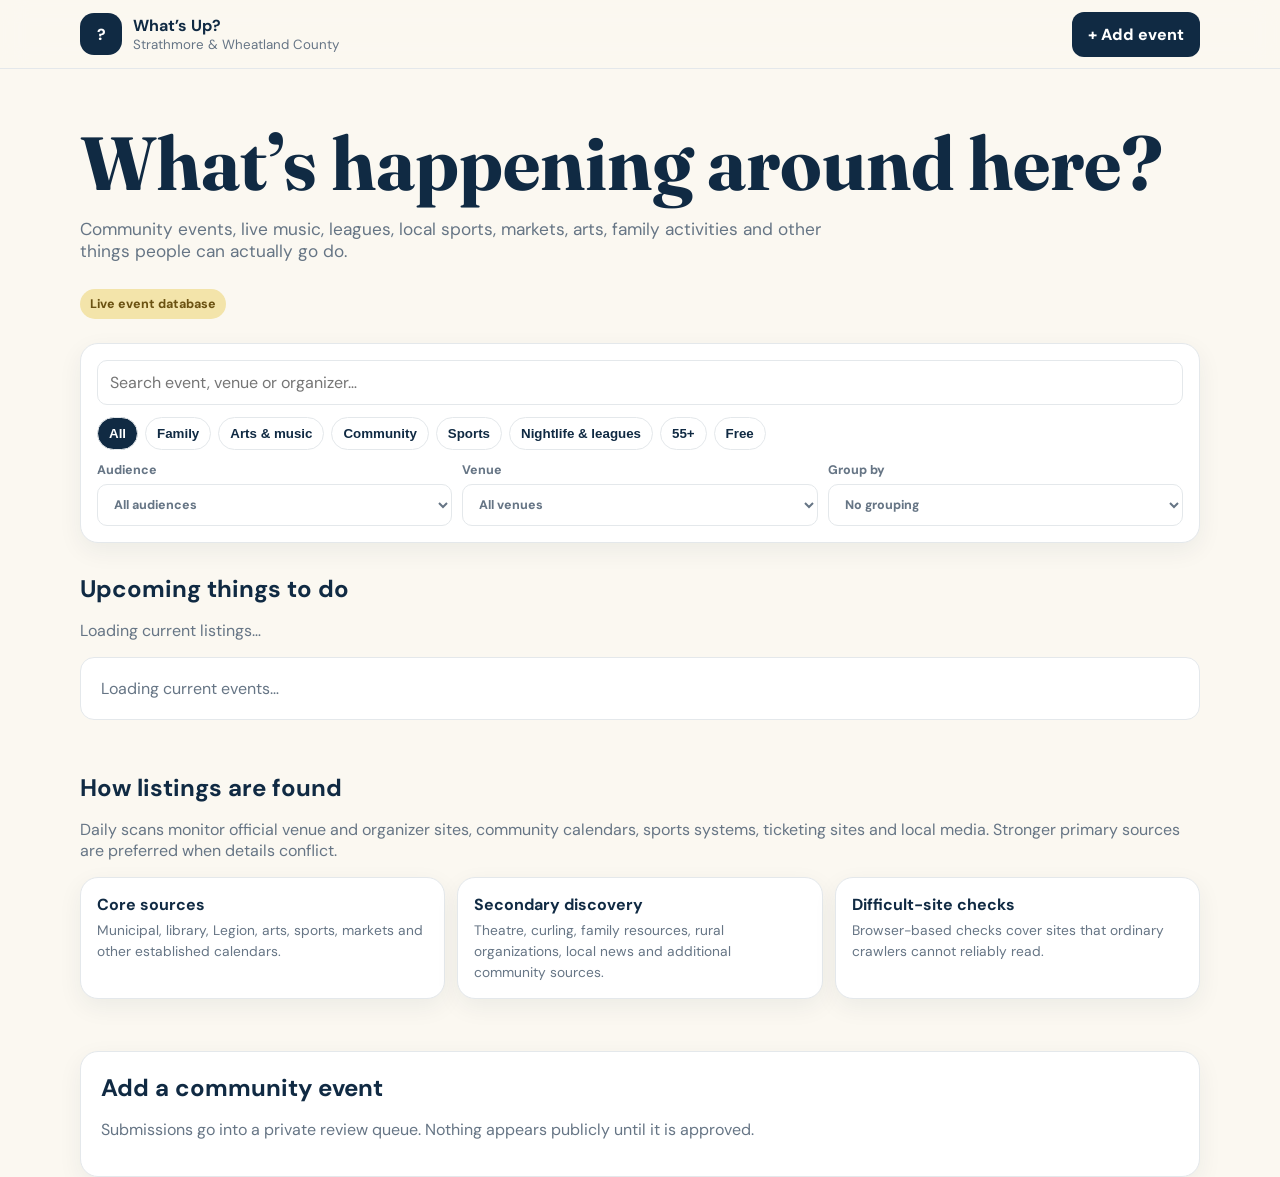
<file: index.html>
<!doctype html>
<html lang="en">
<head>
  <meta charset="utf-8">
  <meta name="viewport" content="width=device-width,initial-scale=1">
  <meta name="theme-color" content="#102a43">
  <meta name="description" content="Find community events, live music, sports, markets, family activities, leagues and more in Strathmore and Wheatland County, Alberta.">
  <meta property="og:title" content="What’s Up? — Strathmore & Wheatland County">
  <meta property="og:description" content="Verified local events and things to do in Strathmore & Wheatland County.">
  <meta property="og:url" content="https://whats-up-strathmore-wheatland.vercel.app/">
  <meta property="og:type" content="website">
  <meta name="twitter:card" content="summary">
  <meta name="twitter:title" content="What’s Up? — Strathmore & Wheatland County">
  <meta name="twitter:description" content="Verified local events and things to do in Strathmore & Wheatland County.">
  <link rel="canonical" href="https://whats-up-strathmore-wheatland.vercel.app/">
  <title>What’s Up? — Strathmore & Wheatland County</title>
  <link rel="preconnect" href="https://fonts.googleapis.com">
  <link rel="preconnect" href="https://fonts.gstatic.com" crossorigin>
  <link href="https://fonts.googleapis.com/css2?family=DM+Sans:wght@400;600;700;800&family=Fraunces:wght@700&display=swap" rel="stylesheet">
  <link rel="stylesheet" href="/styles.css">
</head>
<body>
  <header class="topbar">
    <div class="wrap topbar-inner">
      <a class="brand" href="#top"><span class="mark">?</span><span><strong>What’s Up?</strong><small>Strathmore &amp; Wheatland County</small></span></a>
      <a class="primary-link" href="#submit">+ Add event</a>
    </div>
  </header>

  <main id="top">
    <section class="hero wrap">
      <h1>What’s happening around here?</h1>
      <p>Community events, live music, leagues, local sports, markets, arts, family activities and other things people can actually go do.</p>
      <div class="refresh" id="refreshStatus">Live event database</div>
    </section>

    <section class="wrap" id="events">
      <div class="panel filters">
        <input id="q" class="search" type="search" placeholder="Search event, venue or organizer…" aria-label="Search events">

        <div class="chips" id="chips">
          <button class="chip active" data-category="all" type="button">All</button>
          <button class="chip" data-category="family" type="button">Family</button>
          <button class="chip" data-category="arts" type="button">Arts &amp; music</button>
          <button class="chip" data-category="community" type="button">Community</button>
          <button class="chip" data-category="sports" type="button">Sports</button>
          <button class="chip" data-category="social" type="button">Nightlife &amp; leagues</button>
          <button class="chip" data-category="seniors" type="button">55+</button>
          <button class="chip" data-category="free" type="button">Free</button>
        </div>

        <div class="selects">
          <label>Audience
            <select id="aud">
              <option value="all">All audiences</option>
              <option value="kids">Kids/family</option>
              <option value="teens">Teens</option>
              <option value="adults">Adults</option>
              <option value="seniors">55+</option>
              <option value="allages">All ages</option>
              <option value="special">Special audience</option>
            </select>
          </label>

          <label>Venue
            <select id="venue">
              <option value="all">All venues</option>
            </select>
          </label>

          <label>Group by
            <select id="group">
              <option value="none">No grouping</option>
              <option value="date">Date</option>
              <option value="venue">Venue</option>
              <option value="audience">Audience</option>
            </select>
          </label>
        </div>
      </div>

      <div class="section-head">
        <div>
          <h2>Upcoming things to do</h2>
          <p id="summary">Loading current listings…</p>
        </div>
      </div>

      <div id="list" class="grid">
        <div class="empty">Loading current events…</div>
      </div>
    </section>

    <section class="wrap section" id="sources">
      <h2>How listings are found</h2>
      <p class="muted">Daily scans monitor official venue and organizer sites, community calendars, sports systems, ticketing sites and local media. Stronger primary sources are preferred when details conflict.</p>

      <div class="source-grid">
        <article>
          <strong>Core sources</strong>
          <span>Municipal, library, Legion, arts, sports, markets and other established calendars.</span>
        </article>

        <article>
          <strong>Secondary discovery</strong>
          <span>Theatre, curling, family resources, rural organizations, local news and additional community sources.</span>
        </article>

        <article>
          <strong>Difficult-site checks</strong>
          <span>Browser-based checks cover sites that ordinary crawlers cannot reliably read.</span>
        </article>
      </div>
    </section>

    <section class="wrap section" id="submit">
      <div class="panel form-panel">
        <h2>Add a community event</h2>
        <p class="muted">Submissions go into a private review queue. Nothing appears publicly until it is approved.</p>

        <form id="eventForm" autocomplete="on">
          <label class="hp" aria-hidden="true">Website
            <input name="website" type="text" tabindex="-1" autocomplete
</file>
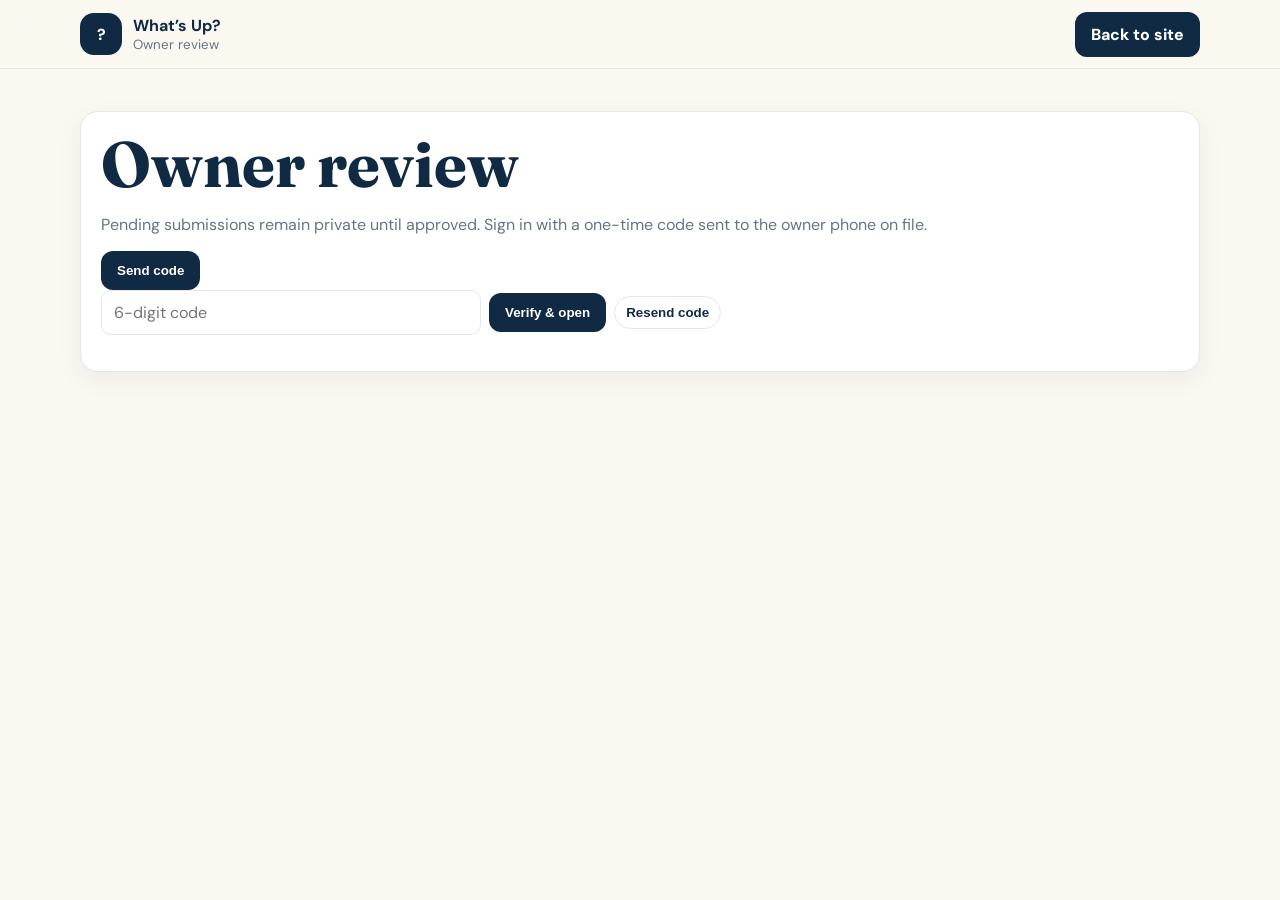
<file: owner.html>
<!doctype html>
<html lang="en">
<head>
  <meta charset="utf-8">
  <meta name="viewport" content="width=device-width,initial-scale=1">
  <meta name="robots" content="noindex,nofollow">
  <meta name="theme-color" content="#102a43">
  <title>Owner Review — What’s Up?</title>
  <link rel="preconnect" href="https://fonts.googleapis.com">
  <link rel="preconnect" href="https://fonts.gstatic.com" crossorigin>
  <link href="https://fonts.googleapis.com/css2?family=DM+Sans:wght@400;600;700;800&family=Fraunces:wght@700&display=swap" rel="stylesheet">
  <link rel="stylesheet" href="/styles.css">
</head>
<body>
  <header class="topbar"><div class="wrap topbar-inner"><a class="brand" href="/"><span class="mark">?</span><span><strong>What’s Up?</strong><small>Owner review</small></span></a><a class="primary-link" href="/">Back to site</a></div></header>
  <main class="wrap owner-page">
    <section class="panel owner-login-panel" id="loginPanel">
      <h1>Owner review</h1>
      <p class="muted">Pending submissions remain private until approved. Sign in with a one-time code sent to the owner phone on file.</p>
      <div class="owner-login" id="sendStep"><button id="sendCode" class="primary-button" type="button">Send code</button></div>
      <div class="owner-login" id="verifyStep" hidden>
        <input id="otpCode" type="text" inputmode="numeric" autocomplete="one-time-code" pattern="[0-9]{6}" maxlength="6" placeholder="6-digit code" aria-label="6-digit login code">
        <button id="verifyCode" class="primary-button" type="button">Verify &amp; open</button>
        <button id="resendCode" class="chip" type="button">Resend code</button>
      </div>
      <p id="ownerStatus" class="muted" aria-live="polite"></p>
    </section>
    <section class="panel owner-login-panel" id="signedInPanel" hidden>
      <div class="topbar-inner" style="min-height:0"><div><strong>Owner access active</strong><div class="muted">This browser session stays signed in for up to 8 hours.</div></div><button id="signOut" class="chip" type="button">Sign out</button></div>
    </section>
    <section id="ownerList" class="owner-list"></section>
  </main>
  <script src="/owner.js" defer></script>
</body>
</html>
</file>
<file: styles.css>
:root{--navy:#102a43;--ink:#17212b;--cream:#fbf8f1;--line:#e4e8eb;--muted:#667585;--gold:#f3e4aa;--white:#fff}*{box-sizing:border-box}html{scroll-behavior:smooth}body{margin:0;background:var(--cream);color:var(--ink);font-family:'DM Sans',sans-serif}.wrap{width:min(1120px,calc(100% - 32px));margin:auto}.topbar{position:sticky;top:0;z-index:30;background:#fbf8f1ee;border-bottom:1px solid var(--line);backdrop-filter:blur(12px)}.topbar-inner{min-height:68px;display:flex;align-items:center;justify-content:space-between;gap:16px}.brand{display:flex;align-items:center;gap:11px;text-decoration:none;color:var(--navy)}.brand span:last-child{display:flex;flex-direction:column}.brand small{color:var(--muted)}.mark{width:42px;height:42px;display:grid;place-items:center;border-radius:14px;background:var(--navy);color:#fff;font-weight:800}.primary-link,.primary-button{background:var(--navy);color:#fff;border:0;border-radius:12px;padding:12px 16px;font-weight:800;text-decoration:none;cursor:pointer}.hero{padding:56px 0 24px}.hero h1,.owner-page h1{font-family:'Fraunces',serif;color:var(--navy);font-size:clamp(2.5rem,7vw,4.7rem);line-height:1;margin:0 0 18px}.hero p{max-width:780px;color:var(--muted);font-size:1.08rem}.refresh{display:inline-block;margin-top:10px;background:var(--gold);color:#6b5212;border-radius:999px;padding:7px 10px;font-weight:800;font-size:.78rem}.panel,.card,.source-grid article,.owner-card{background:var(--white);border:1px solid var(--line);border-radius:18px;box-shadow:0 8px 24px #102a4310}.filters{padding:16px}.search,input,select,textarea{width:100%;border:1px solid var(--line);border-radius:10px;padding:11px 12px;background:#fff;font:inherit;color:inherit}.chips{display:flex;gap:7px;overflow:auto;padding:12px 0}.chip{border:1px solid var(--line);background:#fff;color:var(--navy);border-radius:999px;padding:8px 11px;font-weight:700;white-space:nowrap;cursor:pointer}.chip.active{background:var(--navy);color:#fff}.selects{display:grid;grid-template-columns:repeat(3,1fr);gap:10px}.selects label,.form-grid label{font-size:.78rem;font-weight:800;color:var(--muted);display:flex;flex-direction:column;gap:6px}.section-head{margin:30px 0 12px}.section-head h2,.section h2,.form-panel h2,.legal h2{margin:0;color:var(--navy)}.section-head p,.muted{color:var(--muted)}.grid{display:grid;grid-template-columns:repeat(3,1fr);gap:14px}.card{overflow:hidden;display:flex;flex-direction:column}.card-top{display:flex;gap:12px;padding:16px}.datebox{width:58px;min-width:58px;height:64px;border-radius:14px;background:var(--navy);color:#fff;display:grid;place-items:center;text-align:center;line-height:1}.datebox small{font-size:.68rem}.card h3{margin:3px 0;font-size:1.02rem;color:var(--navy)}.meta{font-size:.8rem;color:var(--muted)}.card-body{padding:0 16px 16px;display:flex;flex-direction:column;flex:1}.card-body p{color:var(--muted);font-size:.86rem}.badges{display:flex;flex-wrap:wrap;gap:6px;margin:4px 0 12px}.badge{background:#f0f3f6;border-radius:999px;padding:5px 8px;font-size:.7rem}.actions{display:grid;grid-template-columns:1fr 1fr;gap:6px;margin-top:auto}.actions a,.actions span{border:1px solid var(--line);border-radius:10px;padding:9px;text-align:center;font-size:.75rem;text-decoration:none;color:var(--navy);font-weight:800}.actions .cal{background:var(--navy);color:#fff}.source-row{display:flex;justify-content:space-between;gap:8px;border-top:1px solid var(--line);padding:10px 16px;font-size:.72rem}.source-row a{color:var(--navy);font-weight:800;text-decoration:none}.empty{grid-column:1/-1;background:#fff;border:1px solid var(--line);border-radius:14px;padding:20px;color:var(--muted)}.section{padding-top:52px}.source-grid{display:grid;grid-template-columns:repeat(3,1fr);gap:12px}.source-grid article{padding:16px}.source-grid strong{display:block;color:var(--navy);margin-bottom:4px}.source-grid span{color:var(--muted);font-size:.86rem}.form-panel,.legal,.owner-login-panel{padding:20px}.form-grid{display:grid;grid-template-columns:repeat(2,1fr);gap:12px}.span2{grid-column:span 2}.form-actions{display:flex;align-items:center;gap:12px;margin-top:14px}.form-actions span{color:var(--muted);font-size:.86rem}.hp{position:absolute!important;left:-10000px!important;width:1px!important;height:1px!important;overflow:hidden!important}.footer{padding:40px 0 70px;display:flex;gap:8px;justify-content:center;color:var(--muted);font-size:.8rem}.footer a{color:var(--navy);font-weight:800;text-decoration:none}.owner-page{padding:42px 0 70px}.owner-page h1{font-size:clamp(2.2rem,6vw,4rem)}.owner-login{display:flex;gap:8px;align-items:center}.owner-login input{max-width:380px}.owner-list{display:grid;gap:14px;margin-top:18px}.owner-card{padding:16px}.owner-card h3{margin:0 0 5px;color:var(--navy)}.owner-meta{font-size:.78rem;color:var(--muted);margin-bottom:12px}.owner-grid{display:grid;grid-template-columns:repeat(3,1fr);gap:10px}.owner-grid .wide{grid-column:span 2}.owner-grid .full{grid-column:1/-1}.owner-actions{display:flex;gap:8px;flex-wrap:wrap;margin-top:12px}.owner-actions button{border:0;border-radius:10px;padding:9px 12px;font-weight:800;cursor:pointer}.savebtn{background:#eef2f5;color:var(--navy)}.approvebtn{background:var(--navy);color:#fff}.rejectbtn{background:#f5e7e5;color:#8b2c22}@media(max-width:900px){.grid{grid-template-columns:repeat(2,1fr)}.source-grid{grid-template-columns:1fr}.owner-grid{grid-template-columns:1fr 1fr}}@media(max-width:640px){.wrap{width:min(100% - 20px,1120px)}.grid,.selects,.form-grid,.owner-grid{grid-template-columns:1fr}.span2,.owner-grid .wide,.owner-grid .full{grid-column:auto}.topbar-inner{min-height:62px}.primary-link{padding:10px 12px}.hero{padding-top:36px}.owner-login{align-items:stretch;flex-direction:column}.owner-login input{max-width:none}}
</file>
